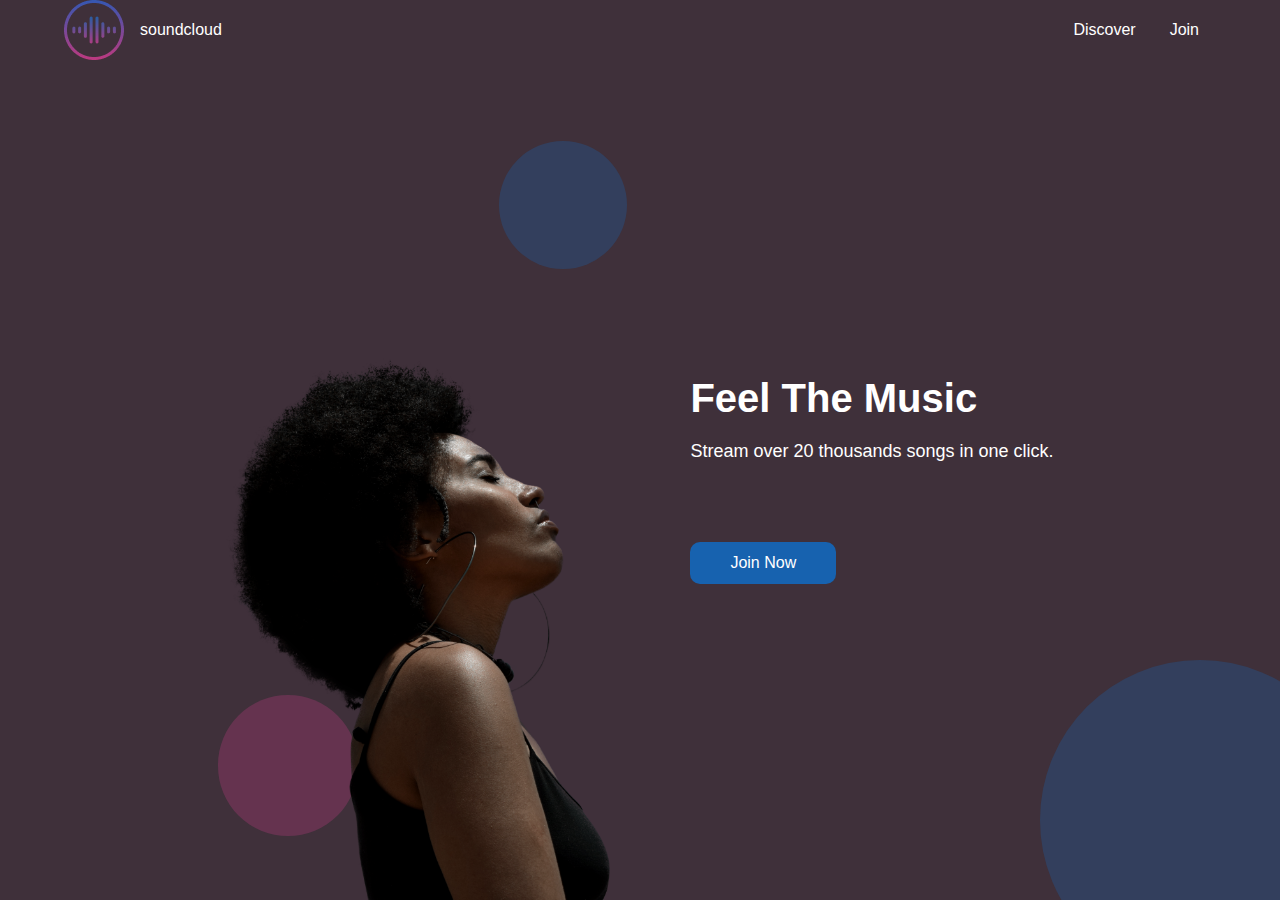
<file: index.html>
<!DOCTYPE html>
<html lang="en">

<head>
    <meta charset="UTF-8">
    <meta name="viewport" content="width=device-width, initial-scale=1.0">
    <link rel="stylesheet" href="css/index.css">
    <link rel="stylesheet" href="css/style.css">
    <script src="https://ajax.googleapis.com/ajax/libs/jquery/3.5.1/jquery.min.js"></script>

    <title>soundcloud</title>
</head>

<body>
    <header class="set-width">
        <div class="brand-logo">
            <img src="images/logo.png" alt="brand-logo">
            <span class="brand-logo-name">soundcloud</span>

        </div>
        <nav class="menu">
            <ul>
                <li><a href="discover.html">Discover</a></li>
                <li><a href="join.html">Join</a></li>

            </ul>

        </nav>
        <span class="bars"></span>
    </header>
    <section class="container set-width">
        <div class="image-wrapper">
            <div class="lady-image">

            </div>
        </div>
        <div class="call-for-action">
            <h1 class="title">Feel The Music</h1>
            <span class="subtitle">Stream over 20 thousands songs in one click.</span>
            <a href="join.html"><button>Join Now</button> </a>
        </div>
    </section>

    <div class="circle-1"></div>
    <div class="circle-2"></div>
    <div class="circle-3"></div>
</body>
<script>
    $(function () {
        $(".bars").on("click", function () {
            if ($(".menu").hasClass("active")) {
                $(".menu").removeClass("active");
            }
            else {
                $(".menu").addClass("active");
            }
        });
    });
</script>

</html>
</file>
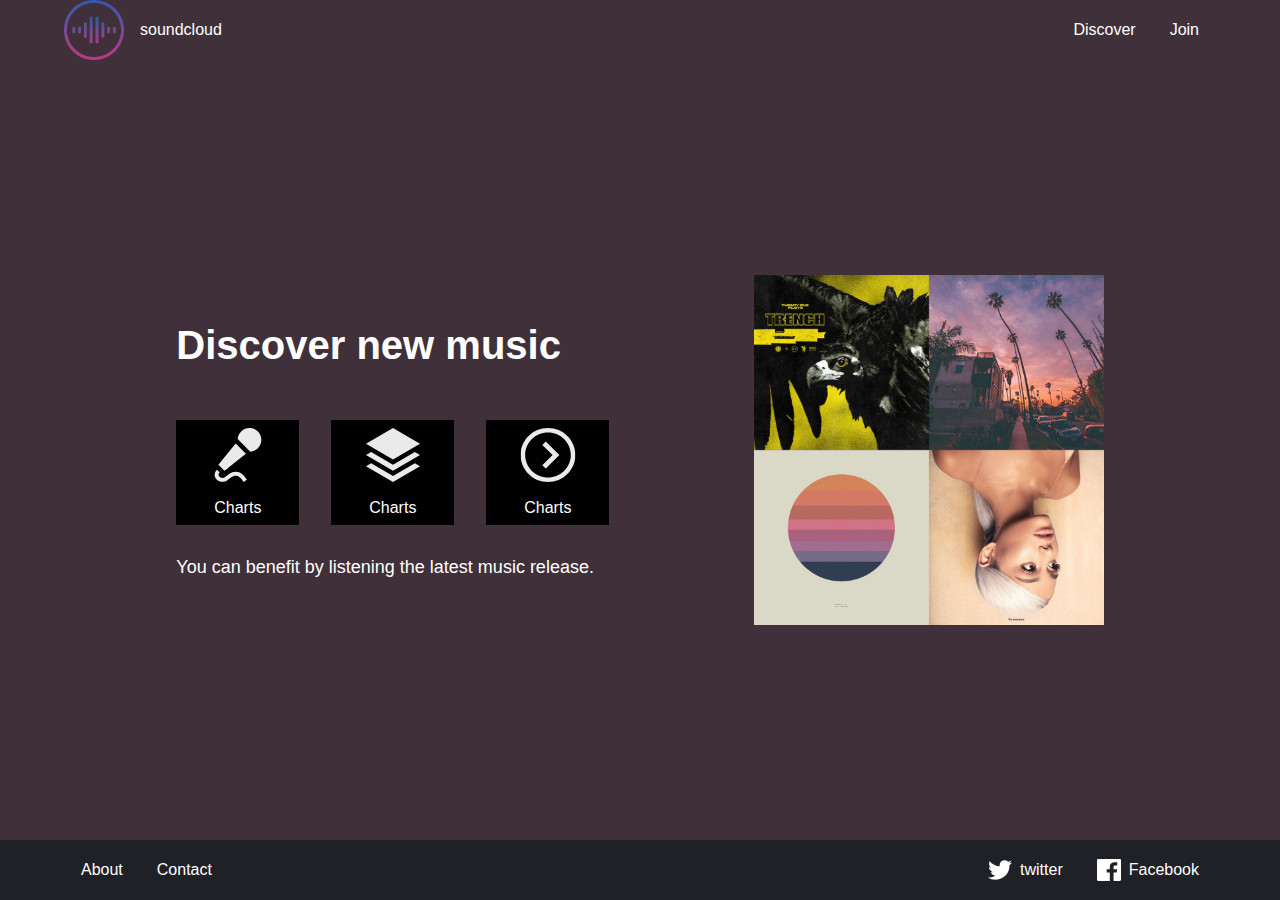
<file: discover.html>
<!DOCTYPE html>
<html lang="en">

<head>
    <meta charset="UTF-8">
    <meta name="viewport" content="width=device-width, initial-scale=1.0">

    <link rel="stylesheet" href="css/style.css">
    <link rel="stylesheet" href="css/discover.css">
    <script src="https://ajax.googleapis.com/ajax/libs/jquery/3.5.1/jquery.min.js"></script>

    <title>soundcloud</title>
</head>

<body>
    <header class="set-width">
        <div class="brand-logo">
            <img src="images/logo.png" alt="brand-logo">
            <a href="index.html"> <span class="brand-logo-name">soundcloud</span></a>

        </div>
        <nav class="menu">
            <ul>
                <li><a href="discover.html">Discover</a></li>
                <li><a href="join.html">Join</a></li>

            </ul>

        </nav>
        <span class="bars"></span>
    </header>
    <section class="container set-width">
        <div class="card">

            <h1 class="title">Discover new music</h1>


            <div class="charts">
                <div class="chart microphone">
                    <img src="images/microphone.svg" alt="microphone">
                    <span class="name">Charts</span>
                </div>

                <div class="chart albums">
                    <img src="images/albums.svg" alt="albums">
                    <span class="name">Charts</span>
                </div>

                <div class="chart more">
                    <img src="images/more.svg" alt="more">
                    <span class="name">Charts</span>
                </div>
            </div>


            <span class="subtitle">You can benefit by listening the latest music release.</span>

        </div>
        <div class="cover">

            <img class="cover-image" src="images/covers.jpg" alt="cover image">


        </div>
    </section>

    <footer class="info">
        <div class="internal-nav set-width">
            <ul>
                <li><a href="about.html">About</a></li>
                <li><a href="contact.html">Contact</a></li>
            </ul>
            <ul>
                <li><a href="twitter.html">
                        <img src="images/twitter.svg" alt="twitter">
                        <span class="twitter">twitter</span>
                    </a></li>
                <li><a href="facebook.html">
                        <img src="images/facebook.svg" alt="facebook">
                        <span class="facebook">Facebook</span>
                    </a></li>
            </ul>
        </div>
    </footer>



</body>
<script>
    $(function () {
        $(".bars").on("click", function () {
            if ($(".menu").hasClass("active")) {
                $(".menu").removeClass("active");
            }
            else {
                $(".menu").addClass("active");
            }
        });
    });
</script>

</html>
</file>
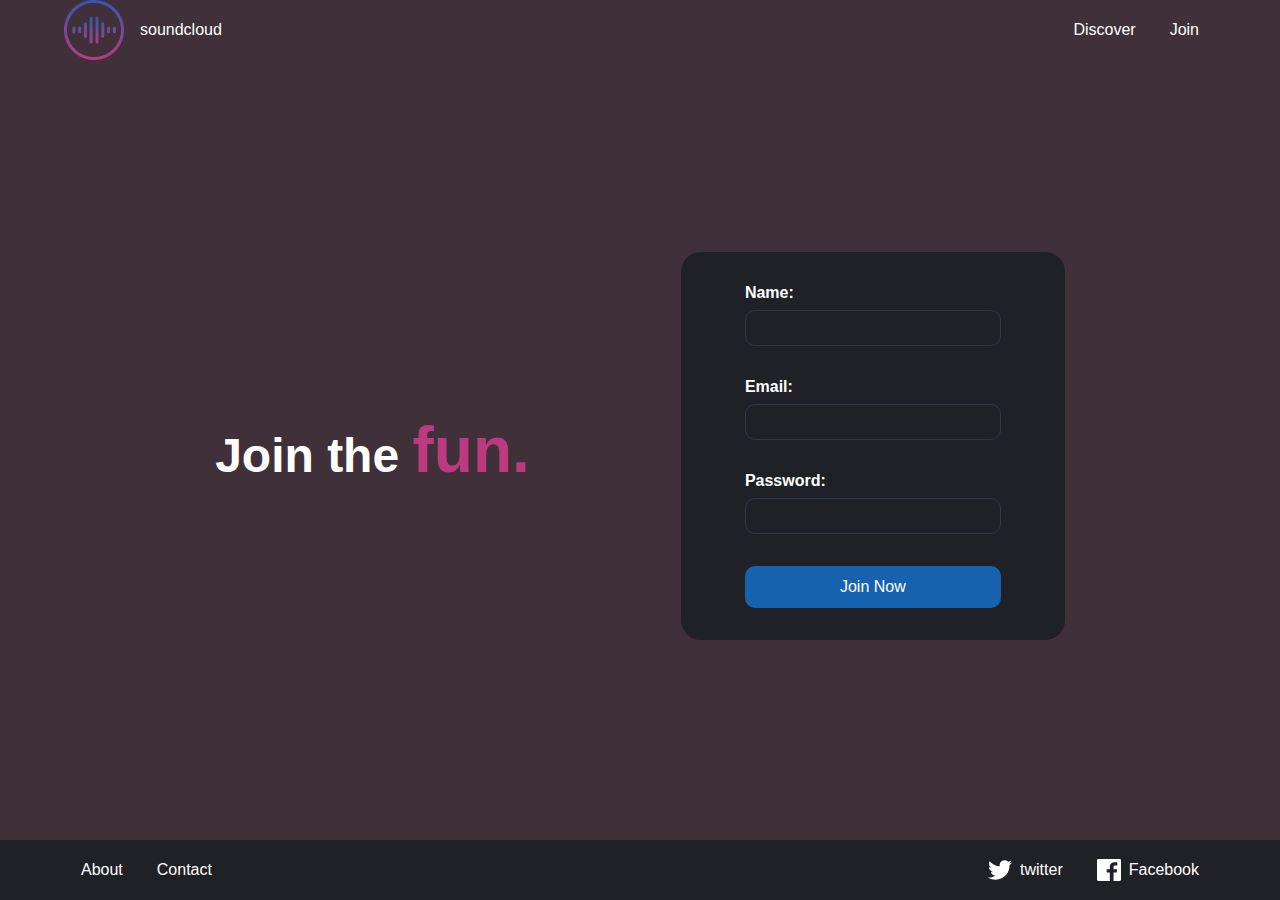
<file: join.html>
<!DOCTYPE html>
<html lang="en">

<head>
    <meta charset="UTF-8">
    <meta name="viewport" content="width=device-width, initial-scale=1.0">

    <link rel="stylesheet" href="css/style.css">
    <link rel="stylesheet" href="css/join.css">
    <script src="https://ajax.googleapis.com/ajax/libs/jquery/3.5.1/jquery.min.js"></script>

    <title>soundcloud</title>
</head>

<body>
    <header class="set-width">
        <div class="brand-logo">
            <img src="images/logo.png" alt="brand-logo">
            <a href="index.html"> <span class="brand-logo-name">soundcloud</span></a>

        </div>
        <nav class="menu">
            <ul>
                <li><a href="discover.html">Discover</a></li>
                <li><a href="join.html">Join</a></li>

            </ul>

        </nav>
        <span class="bars"></span>
    </header>

    
    <section class="set-width join-main-section">

        <h1 class="join-text">Join the <span class="accent-text">fun.</span></h1>
        <form action="" class="join-form">
            <div class="input-group">
                <label for="">Name:</label>
                <input type="text">
            </div>
            <div class="input-group">
                <label for="">Email:</label>
                <input type="text">
            </div>
            <div class="input-group">
                <label for="">Password:</label>
                <input type="text">
            </div>
            <div class="input-group">
                <button class="submit" class="btn">Join Now</button>
            </div>
        </form>
    </section>


    <footer class="info">
        <div class="internal-nav set-width">
            <ul>
                <li><a href="about.html">About</a></li>
                <li><a href="contact.html">Contact</a></li>
            </ul>
            <ul>
                <li><a href="twitter.html">
                        <img src="images/twitter.svg" alt="twitter">
                        <span class="twitter">twitter</span>
                    </a></li>
                <li><a href="facebook.html">
                        <img src="images/facebook.svg" alt="facebook">
                        <span class="facebook">Facebook</span>
                    </a></li>
            </ul>
        </div>
    </footer>



</body>
<script>
    $(function () {
        $(".bars").on("click", function () {
            if ($(".menu").hasClass("active")) {
                $(".menu").removeClass("active");
            }
            else {
                $(".menu").addClass("active");
            }
        });
    });
</script>

</html>
</file>
<file: css/index.css>
.container{
    flex:1;
    display:flex;
    justify-content: center;



}

.container .image-wrapper {
    display:flex;
    flex-direction: column;
    justify-content: flex-end;

    
    /* flex:1; */
  
 
}
.container .image-wrapper .lady-image {

    flex:1;
    background :url(../images/landing-page-girl.png);
    max-height:75vh;
    min-width:30vw;
    background-size: contain;
    background-repeat: no-repeat;
    background-position: bottom left;
    margin-right:5em;

}

.container .call-for-action {

   
    display:flex;
    flex-direction:column;
  
    align-self: center;
    align-items: start;

}
.circle-1 {
    width:11vw;
    height:11vw;
    border-radius:50%;
    background:rgb(188, 58, 128,.3);
    position: absolute;
    z-index: -1;
    left:17vw;
    bottom:5vw;
}

.circle-2 {
    width:10vw;
    height:10vw;
    border-radius:50%;
    background:rgb(23, 98, 175,.3);
    position: absolute;
    z-index: -1;
    left:39vw;
    top:11vw;
}

.circle-3 {
    width:25vw;
    height:25vw;
    /* border-radius:50%; */
    /* background:rgb(23, 98, 175,.3); */
    position: absolute;
    overflow: hidden;
    z-index: -1;
    right:0;
    bottom:0vw;
}

.circle-3::before {
    content:"";
    position: absolute;
    width:25vw;
    height:25vw;
    border-radius:50%;
    background:rgb(23, 98, 175,.3);
    z-index: -1;
    transform:translate(25%,25%)
}

@media all and (max-width:706px){
   
    .lady-image {
        display: none;
    }
    .container .call-for-action {
    
        align-items: center;
        text-align: center;
    }
    .subtitle {
        width:90%;
        margin:0 auto;
    }

}
</file>
<file: css/style.css>
*,*::before ,*::after{
    box-sizing: border-box;
    padding:0;
    margin:0;
}

body {
    background:#3F303A;
    color:white;
    font-family: montserrat,sans-serif;
    font-size: 1rem;
   
    min-height: 100vh;
    display:flex;
    flex-direction:column;
    
    -webkit-tap-highlight-color: transparent;


    
}
.set-width {
    width:90%;
    max-width:1200px;
    margin:0 auto;
}
header {
    display:flex;
    justify-content: space-between;
    align-items: center;
    flex-wrap: wrap;
}

.brand-logo {
    display:flex;
    align-items: center;
}
.brand-logo a {
    color:white;
    text-decoration: none;
}
.brand-logo-name {
    margin-left:1em;
}

ul {
    list-style:none;
    display:flex;

}

ul li a {
    color:white;
    text-decoration:none;
    padding:7px 17px;
    transition: all .25s;
}
ul li a:hover {
    color:#725a6a;

}

.title {
    font-size: 2.5rem;
    margin-bottom:.5em;
}

.subtitle {
    font-size: 1.125rem;
}

button {
    padding:12px 40px;
    border-radius: 10px;
    border:none;
    outline: none;
    font-size: 1rem;
    font-family: inherit;
    background:#1762AF;
    color:white;
    margin-top:5em;
    cursor: pointer;
}
.btn:hover {
    background-color: #2180d8;
}

.btn:focus {
    background-color: #2796ff;
}

.bars {
    display:none;
    width: 18px;
    height:2.5px;
    background:white;
    position: relative;
}
.bars::before, .bars::after {
    content: "";
    position:absolute;
    width: 18px;
    height:2.5px;
    background:white;
    
}
.bars::before {
    top:5px;
}
.bars::after {
    top:-5px;
}
.active {
    display:block;
}


@media all and (max-width:386px){
    .bars {
        display:block;
        order:1;
        cursor: pointer;
    }
    nav {
        order:2;
        width:100%;
        display:none;
    }
    ul {
        flex-direction: column;
        margin-bottom: 1em;
    }
    nav ul li{
        text-align:center;
        padding:5px 15px;
    }

}

.info {
    background:#202027;
    width:100%;
    min-height:60px;
    display: flex;
    align-items: center;
}
.internal-nav {
    display: flex;
    justify-content: space-between;
    align-items: center;
    
}

.internal-nav ul {
    display: flex;
    list-style: none;
    align-items: center;

}

.internal-nav ul li a {
    display:flex;
    align-items: center;

}
.info .twitter {
    margin-left:.5em;
}
.info .facebook {
    margin-left:.5em;
}

@media all and (max-width:490px){

  
.internal-nav {
    flex-direction: column;
    align-items: center;
    margin-top:.5em;

    
}

}
@media all and (max-width:338px){

 ul {
     flex-direction: column;
     align-items: center;
 }

}
</file>
<file: css/discover.css>
.container {
 
    flex:1;
    display: flex;
    justify-content: space-evenly;
    /* align-items: center; */
 
    
}
.card{
 
    display:flex;
    flex-direction: column;
    justify-content: center;
}

.charts {
    display: flex;
    justify-content: flex-start;
    flex-wrap: wrap;
    margin: 2em 0;
}

.chart {
    display:flex;
    flex-direction: column;
    justify-content: space-between;
    align-items: center;
    margin-right:2em;
    width:123px;
    height:105px;
    padding:.5em;
    background: #000000;
   
}




.cover{
    /* flex:1; */

    display:flex;
    align-items: center;

    



}
.cover-image{
    width:30vw;
    
    max-width: 350px;
}

@media all and (max-width:746px){
    .container {
        flex-direction: column;

    }
    .cover {
        /* flex:1; */
      
        align-self:center;
        margin:1em 0;
      
       
      
    }
    .cover-image {
        min-width: 30vh;
        width:auto;
    }
    
    .card {
       
        align-items: center;
        text-align: center;
    
        
    
    }
    .charts {
        
    
        justify-content:center;
        gap:2em;
     
    }
    .chart {
        margin-right:0;
        /* margin-bottom:1em; */
        /* margin-right:-2em; */
   
    }
    .title {
        margin-top: .5em;
    }
    .subtitle {
        margin:0 1em 1em 1em;
        
    }
    
}
</file>
<file: css/join.css>
.join-main-section {
    flex:1;
    display:flex;
    justify-content:space-evenly;
    align-items: center;
}

.join-text {
    font-size: 3rem;
    font-weight: bold;
    margin:0;

}
.accent-text {
    font-size: 4rem;
    color:#BC3A80;
}

.join-form {
    background-color: #202027;
    width:30vw;

    max-width: 50%;

    padding:2em 4rem 0em 4em;
    border-radius: 20px;
    margin-bottom:.5em;
 

}

.input-group {
    margin-bottom:2em;
    display:flex;
    flex-direction: column;

}
/* .input-group:last-child{
    margin-top: 5em;
    border:1px solid red;
} */

button {
  
    margin: 0;
}
.input-group label {
    font-weight: bold;
    margin-bottom:.5em;
}
.input-group input {
    outline:none;
    background:none;
    border:1px solid #2e3852;
    font-size:1em;
    padding:.5em;
    border-radius:10px;
    color:inherit;
}
.input-group input:focus {
    border-color:#596da0;
}

@media all and (max-width:1056px){
    .join-main-section {
      flex-direction: column;
      align-items: center;
      
 
    
    }
    .join-text {
        text-align: center;
        margin-top:.5em;
    }
    
    .join-form {
        width:90%;
        max-width: 60%;
        padding:2em 2em 0em 2em;

    }
    button {
        padding:17px 15px;
     
    }

}

@media all and (max-width:550px){
    .join-main-section {
      flex-direction: column;
      align-items: center;
      

    
    }
    .join-text {
        text-align: center;
        margin-top:.5em;
    }
    
    .join-form {
        width:100%;
        max-width: 100%;

   
    
    }

}
</file>
